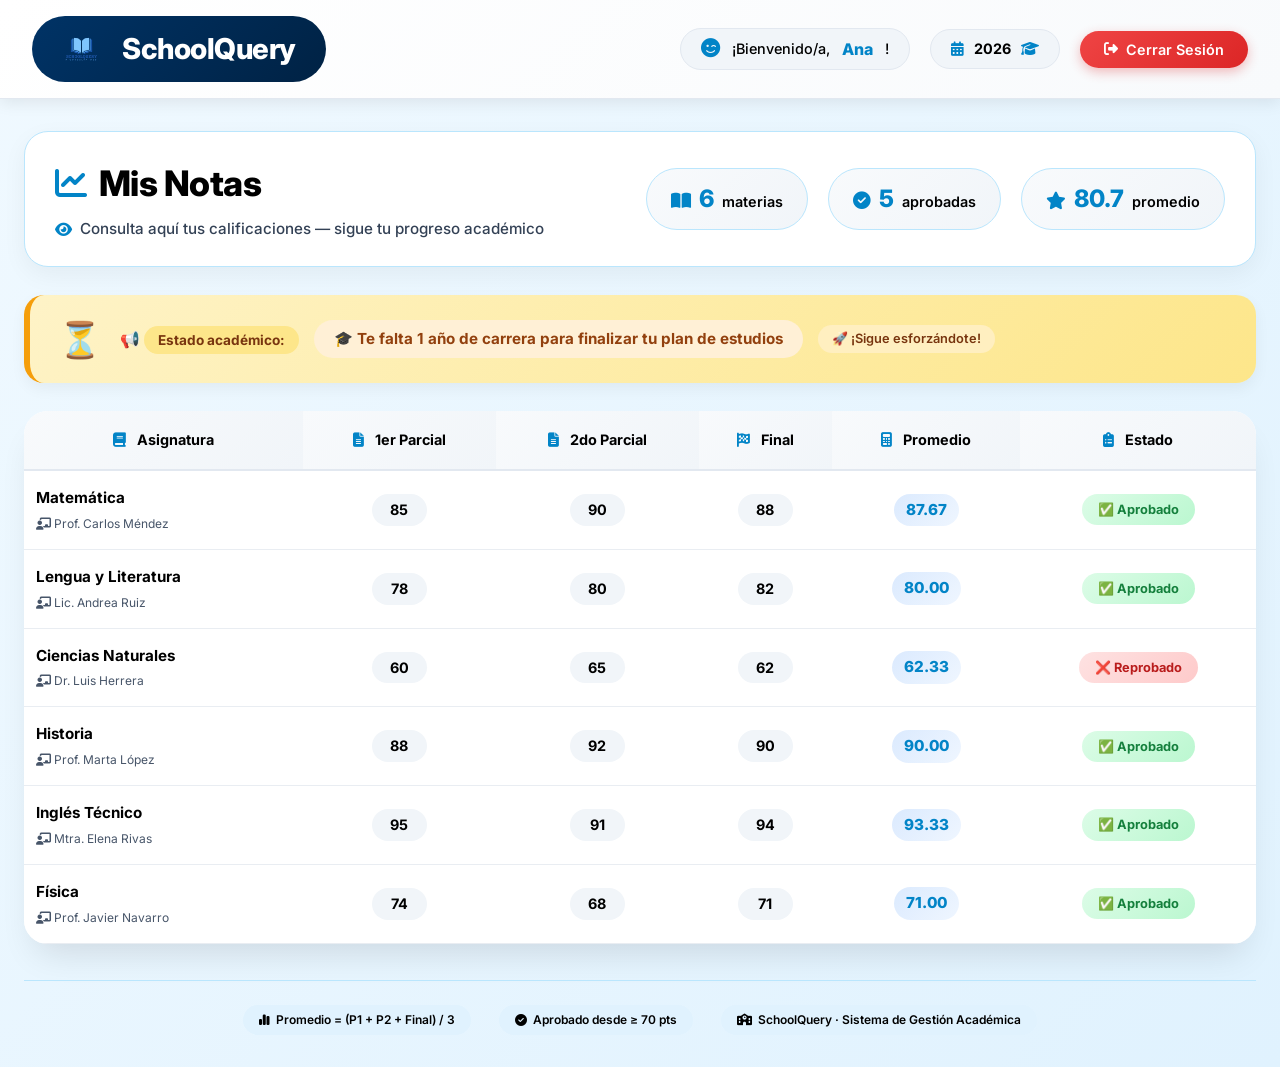
<file: principal_alumno.html>
<!DOCTYPE html>
<html lang="es">
<head>
<meta charset="UTF-8">
<meta name="viewport" content="width=device-width, initial-scale=1.0, user-scalable=yes">
<title>SchoolQuery · Mis Notas 2026</title>
<link href="https://fonts.googleapis.com/css2?family=Inter:opsz,wght@14..32,300;14..32,400;14..32,500;14..32,600;14..32,700;14..32,800&display=swap" rel="stylesheet">
<link rel="stylesheet" href="https://cdnjs.cloudflare.com/ajax/libs/font-awesome/6.4.0/css/all.min.css">
<link rel="stylesheet" href="styles8.css">
<link rel="icon" href="logo _alumno_2.ico" type="image/ico">
</head>
<body>

<header>
  <div class="logo">
    <img src="logo_alummno.png" alt="Logo SchoolQuery">
    <span class="logo-text">SchoolQuery</span>
  </div>
  <div class="header-right">
    <div class="welcome-badge">
      <i class="fas fa-smile-wink"></i>
      <span class="welcome-text">¡Bienvenido/a,</span>
      <span class="welcome-name" id="userName">Estudiante</span>
      <span class="welcome-text">!</span>
    </div>
    <div class="header-badge">
      <i class="fas fa-calendar-alt"></i>
      <span>2026</span>
      <i class="fas fa-graduation-cap"></i>
    </div>
    <button class="btn-cerrar-sesion" id="btnCerrarSesion">
      <i class="fas fa-sign-out-alt"></i> Cerrar Sesión
    </button>
  </div>
</header>

<div class="container">
  <div class="hero-section">
    <div>
      <h1>
        <i class="fas fa-chart-line"></i>
        Mis Notas
      </h1>
      <div class="subtitle">
        <i class="fas fa-eye"></i>
        Consulta aquí tus calificaciones — sigue tu progreso académico
      </div>
    </div>
    <div class="resumen-cards">
      <div class="stat">
        <i class="fas fa-book-open"></i>
        <span class="stat-value" id="totalMaterias">0</span>
        <span>materias</span>
      </div>
      <div class="stat">
        <i class="fas fa-check-circle"></i>
        <span class="stat-value" id="aprobadasCount">0</span>
        <span>aprobadas</span>
      </div>
      <div class="stat">
        <i class="fas fa-star"></i>
        <span class="stat-value" id="promedioGeneral">0.0</span>
        <span>promedio</span>
      </div>
    </div>
  </div>

  <div class="warning-card">
    <div class="warning-icon">⏳</div>
    <div class="warning-message">
      <span>📢 <strong>Estado académico:</strong></span>
      <span class="warning-text">🎓 Te falta 1 año de carrera para finalizar tu plan de estudios</span>
      <span style="font-size:0.8rem; background:#ffefc0; padding:4px 14px; border-radius:50px; font-weight:600;">🚀 ¡Sigue esforzándote!</span>
    </div>
  </div>

  <div class="table-wrapper">
    <table class="grades-table" id="notasTable">
      <thead>
        <tr>
          <th><i class="fas fa-book"></i> Asignatura</th>
          <th><i class="fas fa-file-alt"></i> 1er Parcial</th>
          <th><i class="fas fa-file-alt"></i> 2do Parcial</th>
          <th><i class="fas fa-flag-checkered"></i> Final</th>
          <th><i class="fas fa-calculator"></i> Promedio</th>
          <th><i class="fas fa-clipboard-list"></i> Estado</th>
        </tr>
      </thead>
      <tbody id="tablaNotasBody">
        <tr>
          <td colspan="6" style="text-align: center; padding: 40px;">
            <i class="fas fa-spinner fa-pulse"></i> Cargando calificaciones...
           </td>
        </tr>
      </tbody>
    </table>
  </div>
  <div class="footer-note">
    <span class="tooltip-icon"><i class="fas fa-chart-simple"></i> Promedio = (P1 + P2 + Final) / 3</span>
    <span class="tooltip-icon"><i class="fas fa-check-circle"></i> Aprobado desde ≥ 70 pts</span>
    <span class="tooltip-icon"><i class="fas fa-school"></i> SchoolQuery · Sistema de Gestión Académica</span>
  </div>
</div>
</body>
<script type="module" src="principal_alumno.js"></script>
</html>
</file>
<file: styles8.css>
* {
    margin: 0;
    padding: 0;
    box-sizing: border-box;
  }

  body {
    font-family: 'Inter', system-ui, -apple-system, 'Segoe UI', Roboto, Helvetica, Arial, sans-serif;
    background: linear-gradient(135deg, #f0f9ff 0%, #e0f2fe 100%);
    color: #000000;
    line-height: 1.5;
    min-height: 100vh;
  }

  /* HEADER - fondo blanco/gris */
  header {
    background: linear-gradient(135deg, #ffffff 0%, #f8fafc 100%);
    padding: 1rem 2rem;
    display: flex;
    align-items: center;
    justify-content: space-between;
    flex-wrap: wrap;
    gap: 20px;
    box-shadow: 0 4px 15px rgba(0, 0, 0, 0.08);
    border-bottom: 1px solid #e2e8f0;
  }

  /* TODO EL LOGO COMPLETO con fondo azul oscuro */
  .logo {
    display: flex;
    align-items: center;
    gap: 15px;
    background: linear-gradient(135deg, #003366, #002244);
    padding: 8px 30px 8px 25px;
    border-radius: 60px;
    transition: all 0.3s ease;
  }

  .logo:hover {
    transform: scale(1.02);
    background: linear-gradient(135deg, #004080, #003366);
  }

  .logo img {
    width: 50px;
    height: 50px;
    object-fit: contain;
  }

  .logo-text {
    font-size: 1.8rem;
    font-weight: 800;
    color: #ffffff;
    letter-spacing: -0.5px;
  }

  .header-right {
    display: flex;
    align-items: center;
    gap: 20px;
  }

  .welcome-badge {
    background: #f1f5f9;
    padding: 8px 20px;
    border-radius: 40px;
    display: flex;
    align-items: center;
    gap: 12px;
    border: 1px solid #e2e8f0;
  }

  .welcome-badge i {
    font-size: 1.2rem;
    color: #0284c7;
  }

  .welcome-text {
    color: #000000;
    font-size: 0.9rem;
    font-weight: 500;
  }

  .welcome-name {
    font-weight: 800;
    color: #0284c7;
    font-size: 1rem;
  }

  .header-badge {
    background: #f1f5f9;
    color: #000000;
    padding: 8px 20px;
    border-radius: 40px;
    font-size: 0.9rem;
    font-weight: 700;
    display: flex;
    align-items: center;
    gap: 10px;
    border: 1px solid #e2e8f0;
  }

  .header-badge i {
    color: #0284c7;
  }

  .btn-cerrar-sesion {
    background: linear-gradient(135deg, #ef4444, #dc2626);
    color: white;
    border: none;
    padding: 10px 24px;
    border-radius: 40px;
    cursor: pointer;
    font-size: 0.9rem;
    font-weight: 600;
    transition: all 0.3s ease;
    box-shadow: 0 4px 12px rgba(220, 38, 38, 0.3);
    display: flex;
    align-items: center;
    gap: 8px;
    font-family: 'Inter', sans-serif;
  }

  .btn-cerrar-sesion:hover {
    transform: translateY(-2px);
    box-shadow: 0 6px 20px rgba(220, 38, 38, 0.4);
  }

  .btn-cerrar-sesion:active {
    transform: translateY(0);
  }

  /* CONTAINER */
  .container {
    max-width: 1400px;
    margin: 2rem auto;
    padding: 0 24px;
  }

  /* sección hero */
  .hero-section {
    display: flex;
    justify-content: space-between;
    align-items: center;
    flex-wrap: wrap;
    margin-bottom: 28px;
    gap: 20px;
    background: white;
    padding: 25px 30px;
    border-radius: 24px;
    box-shadow: 0 8px 25px rgba(0, 0, 0, 0.05);
    border: 1px solid #bae6fd;
  }

  h1 {
    font-size: 2.2rem;
    font-weight: 800;
    color: #000000;
    letter-spacing: -0.5px;
    margin-bottom: 8px;
    display: flex;
    align-items: center;
    gap: 12px;
  }

  h1 i {
    color: #0284c7;
    font-size: 2rem;
  }

  .subtitle {
    color: #334155;
    font-weight: 500;
    display: flex;
    align-items: center;
    gap: 8px;
    font-size: 0.95rem;
  }

  .subtitle i {
    color: #0284c7;
  }

  /* ALERTA CARD */
  .warning-card {
    background: linear-gradient(135deg, #fef3c7, #fde68a);
    border-left: 6px solid #f59e0b;
    border-radius: 20px;
    padding: 18px 28px;
    margin-bottom: 28px;
    display: flex;
    align-items: center;
    gap: 18px;
    flex-wrap: wrap;
    box-shadow: 0 6px 15px rgba(0, 0, 0, 0.05);
  }

  .warning-icon {
    font-size: 2.2rem;
  }

  .warning-text {
    font-weight: 700;
    color: #92400e;
    background: #fff0d6;
    padding: 8px 20px;
    border-radius: 40px;
    font-size: 0.95rem;
  }

  .warning-message {
    flex: 1;
    font-weight: 600;
    color: #78350f;
    display: flex;
    align-items: center;
    gap: 15px;
    flex-wrap: wrap;
  }

  .warning-message strong {
    background: #fde68a;
    padding: 6px 14px;
    border-radius: 30px;
    font-size: 0.85rem;
  }

  /* Resumen cards */
  .resumen-cards {
    display: flex;
    gap: 20px;
  }

  .stat {
    background: linear-gradient(135deg, #f8fafc, #f1f5f9);
    padding: 12px 24px;
    border-radius: 40px;
    display: flex;
    align-items: baseline;
    gap: 8px;
    font-size: 0.9rem;
    font-weight: 600;
    border: 1px solid #bae6fd;
    transition: all 0.3s ease;
  }

  .stat:hover {
    transform: translateY(-2px);
    border-color: #38bdf8;
    box-shadow: 0 4px 12px rgba(56, 189, 248, 0.15);
  }

  .stat i {
    color: #0284c7;
    font-size: 1.1rem;
  }

  .stat-value {
    font-size: 1.5rem;
    font-weight: 800;
    color: #0284c7;
  }

  .stat span:last-child {
    color: #000000;
  }

  /* TABLA */
  .table-wrapper {
    overflow-x: auto;
    border-radius: 24px;
    background: white;
    box-shadow: 0 20px 35px -12px rgba(0, 0, 0, 0.12);
  }

  .grades-table {
    width: 100%;
    border-collapse: collapse;
    font-size: 0.95rem;
    min-width: 720px;
  }

  .grades-table th {
    background: linear-gradient(135deg, #f8fafc, #f1f5f9);
    color: #000000;
    font-weight: 700;
    font-size: 0.9rem;
    padding: 18px 12px;
    text-align: center;
    border-bottom: 2px solid #e2e8f0;
  }

  .grades-table th i {
    margin-right: 8px;
    font-size: 0.9rem;
    color: #0284c7;
  }

  .grades-table td {
    padding: 16px 12px;
    text-align: center;
    border-bottom: 1px solid #e9edf2;
    background-color: white;
    transition: background 0.2s;
    font-weight: 500;
    color: #000000;
  }

  .grades-table tr:hover td {
    background: #f0f9ff;
  }

  .subject-cell {
    font-weight: 700;
    color: #000000;
    text-align: left;
    display: flex;
    flex-direction: column;
  }
  
  .teacher-name {
    font-weight: 400;
    font-size: 0.75rem;
    color: #475569;
    margin-top: 5px;
  }

  .grade-number {
    font-weight: 700;
    background: #f1f5f9;
    display: inline-block;
    min-width: 55px;
    padding: 5px 12px;
    border-radius: 40px;
    font-size: 0.9rem;
    color: #000000;
  }

  .promedio-highlight {
    font-weight: 800;
    background: linear-gradient(135deg, #dbeafe, #eff6ff);
    border-radius: 40px;
    padding: 5px 12px;
    display: inline-block;
    color: #0284c7;
  }

  .aprobado {
    background: linear-gradient(135deg, #dcfce7, #bbf7d0);
    color: #15803d;
    font-weight: 700;
    border-radius: 40px;
    padding: 6px 16px;
    display: inline-block;
    font-size: 0.8rem;
  }

  .reprobado {
    background: linear-gradient(135deg, #fee2e2, #fecaca);
    color: #b91c1c;
    font-weight: 700;
    border-radius: 40px;
    padding: 6px 16px;
    display: inline-block;
    font-size: 0.8rem;
  }

  .footer-note {
    margin-top: 36px;
    text-align: center;
    font-size: 0.85rem;
    color: #000000;
    border-top: 1px solid #bae6fd;
    padding-top: 24px;
    display: flex;
    justify-content: center;
    gap: 28px;
    flex-wrap: wrap;
    font-weight: 500;
  }

  .tooltip-icon {
    background: #e0f2fe;
    border-radius: 60px;
    padding: 6px 16px;
    font-size: 0.75rem;
    font-weight: 600;
    color: #000000;
    display: flex;
    align-items: center;
    gap: 6px;
    cursor: help;
    transition: all 0.2s;
  }

  .tooltip-icon:hover {
    background: #bae6fd;
    transform: translateY(-1px);
  }

  @media (max-width: 780px) {
    .container {
      padding: 0 16px;
    }
    h1 {
      font-size: 1.7rem;
    }
    .hero-section {
      flex-direction: column;
      align-items: flex-start;
    }
    .warning-card {
      flex-direction: column;
      align-items: flex-start;
    }
    .logo-text {
      font-size: 1.3rem;
    }
    .logo img {
      width: 35px;
      height: 35px;
    }
    .logo {
      padding: 5px 20px 5px 15px;
    }
    .resumen-cards {
      flex-wrap: wrap;
    }
    .header-right {
      flex-wrap: wrap;
      justify-content: center;
    }
  }
</file>
